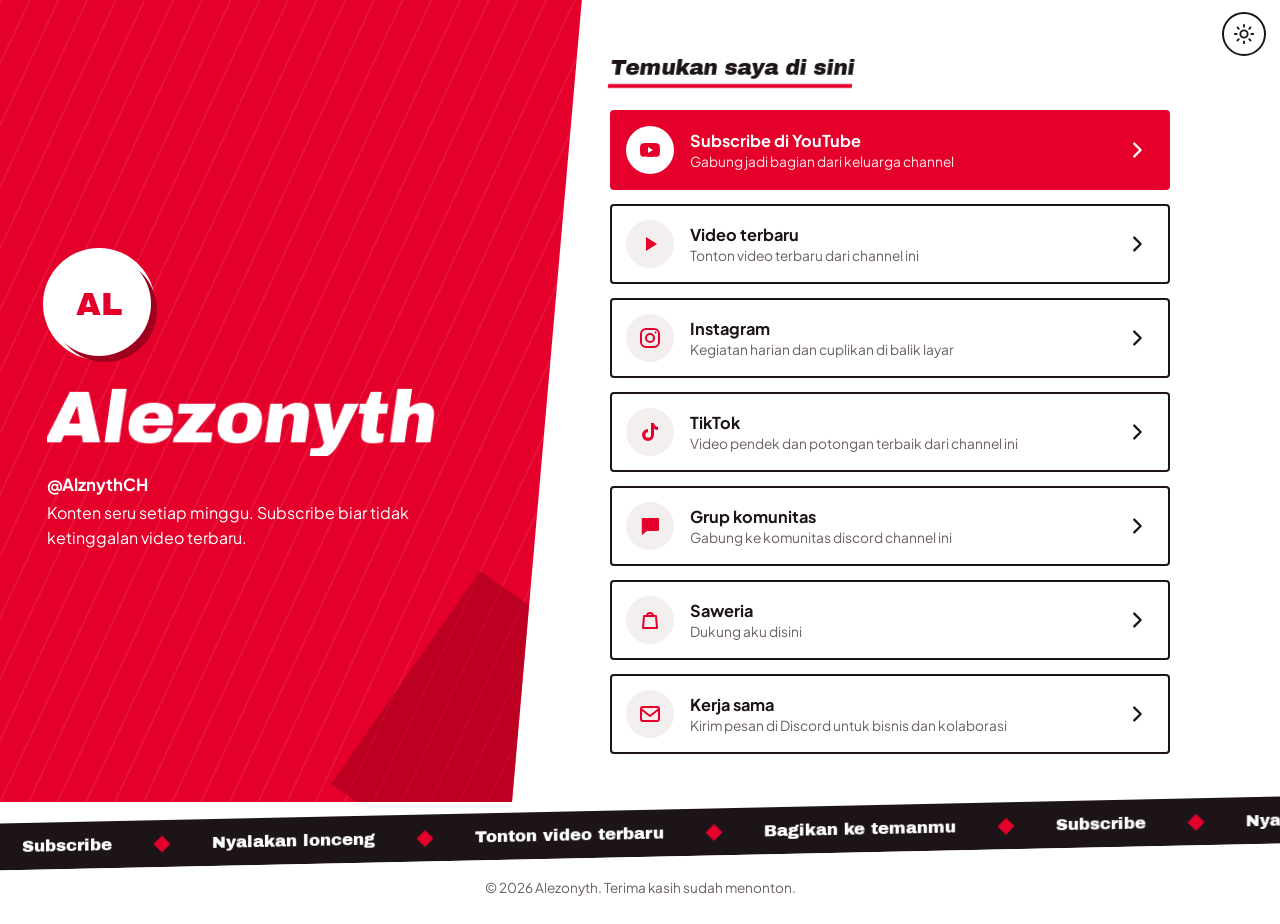
<file: index.html>
<!DOCTYPE html>
<html lang="id">
<head>
<meta charset="utf-8">
<meta name="viewport" content="width=device-width, initial-scale=1, viewport-fit=cover">
<title>Alezonyth — SUBSCRIBE</title>
<meta name="color-scheme" content="light dark">
<meta name="theme-color" content="#ffffff">
<script>
  (function () {
    var t = null;
    try { t = localStorage.getItem("theme"); } catch (e) {}
    if (t !== "light" && t !== "dark") {
      t = window.matchMedia && matchMedia("(prefers-color-scheme: dark)").matches ? "dark" : "light";
    }
    document.documentElement.setAttribute("data-theme", t);
    /* Kunci scroll selama animasi pembuka (sama dengan durasi tirai, 1,9 detik). */
    var calm = window.matchMedia && matchMedia("(prefers-reduced-motion: reduce)").matches;
    if (!calm) {
      document.documentElement.classList.add("intro");
      setTimeout(function () { document.documentElement.classList.remove("intro"); }, 1900);
    }
    var m = document.querySelector('meta[name="theme-color"]');
    if (m) m.setAttribute("content", t === "dark" ? "#150f10" : "#ffffff");
  })();
</script>
<link rel="icon" type="image/png" href="favicon.png">
<link rel="preconnect" href="https://fonts.googleapis.com">
<link rel="preconnect" href="https://fonts.gstatic.com" crossorigin>
<link href="https://fonts.googleapis.com/css2?family=Archivo+Black&family=Plus+Jakarta+Sans:wght@400;500;600;700&display=swap" rel="stylesheet">
<style>
  :root {
    --red: #e4002b;
    --red-deep: #9e001d;
    --paper: #ffffff;
    --ink: #1c1416;
    --soft: #f4efef;
    --line: #1c1416;
    --card: #ffffff;
    --muted: #6b5f62;
    --hero: #e4002b;
    --shadow: #1c1416;
    --ticker-bg: #1c1416;
    --ticker-fg: #ffffff;
    color-scheme: light;
    --display: "Archivo Black", "Arial Black", Impact, sans-serif;
    --body: "Plus Jakarta Sans", "Segoe UI", system-ui, -apple-system, sans-serif;
    box-sizing: border-box;
    padding-top: env(safe-area-inset-top, 0px);
    padding-bottom: env(safe-area-inset-bottom, 0px);
  }
  @media (prefers-color-scheme: dark) {
    :root:not([data-theme]) {
      --paper: #150f10; --ink: #f7f0f0; --soft: #261c1e; --line: #43353a;
      --card: #1e1517; --muted: #b8aaad; --hero: #c4001f; --shadow: #e4002b;
      --ticker-bg: #2a1f22; --ticker-fg: #f7f0f0; color-scheme: dark;
    }
  }
  :root[data-theme="dark"] {
    --paper: #150f10; --ink: #f7f0f0; --soft: #261c1e; --line: #43353a;
    --card: #1e1517; --muted: #b8aaad; --hero: #c4001f; --shadow: #e4002b;
    --ticker-bg: #2a1f22; --ticker-fg: #f7f0f0; color-scheme: dark;
  }
  html { scroll-padding-top: env(safe-area-inset-top, 0px); }
  html.intro, html.intro body { overflow: hidden; touch-action: none; }
  *, *::before, *::after { box-sizing: border-box; }
  body {
    margin: 0;
    min-height: 100vh;
    display: flex;
    flex-direction: column;
    background: var(--paper);
    color: var(--ink);
    transition: background-color .25s ease, color .25s ease;
    font-family: var(--body);
    -webkit-font-smoothing: antialiased;
    overflow-x: hidden;
  }
  .sr { position: absolute; width: 1px; height: 1px; overflow: hidden; clip: rect(0 0 0 0); white-space: nowrap; }


  .curtain { position: fixed; inset: 0; z-index: 50; pointer-events: none; animation: curtainGone 0s linear 1.9s forwards; }
  .curtain i { position: absolute; top: 0; bottom: 0; background: var(--red); }
  .curtain .c1 {
    left: -30%; width: 85%;
    clip-path: polygon(0 0, 100% 0, 78% 100%, 0 100%);
    animation: slideLeft .85s cubic-bezier(.77,0,.18,1) 1s forwards;
  }
  .curtain .c2 {
    right: -30%; width: 85%;
    background: var(--red-deep);
    clip-path: polygon(22% 0, 100% 0, 100% 100%, 0 100%);
    animation: slideRight .85s cubic-bezier(.77,0,.18,1) 1s forwards;
  }
  .curtain-name {
    position: absolute; inset: 0; display: grid; place-items: center;
    font-family: var(--display); color: #fff; text-align: center;
    font-size: clamp(1.6rem, 6vw, 3rem); padding: 0 24px;
    animation: nameOut .35s ease 0.85s forwards;
  }
  .curtain-name span { display: block; animation: logoIn .7s cubic-bezier(.2,1.2,.3,1) .1s both; }
  .curtain-name img {
    display: block; width: clamp(96px, 24vw, 150px); height: auto; aspect-ratio: 1; border-radius: 24%;
    box-shadow: 6px 6px 0 var(--red-deep), 0 0 0 4px #fff;
  }
  @keyframes logoIn { from { opacity: 0; transform: scale(.6) rotate(-10deg); } to { opacity: 1; transform: none; } }
  @keyframes slideLeft  { to { transform: translateX(-120%); } }
  @keyframes slideRight { to { transform: translateX(120%); } }
    @keyframes nameOut { to { opacity: 0; } }
  @keyframes curtainGone { to { visibility: hidden; } }


  .stage { flex: 1; display: grid; grid-template-columns: 1fr; }

  .hero {
    position: relative;
    background: var(--hero);
    color: #fff;
    padding: 56px 28px 96px;
    animation: heroWipe .95s cubic-bezier(.7,0,.2,1) 1.3s backwards;
    clip-path: polygon(0 0, 100% 0, 100% 92%, 0 100%);
    overflow: hidden;
  }
  .hero::before {
    content: ""; position: absolute; inset: 0; pointer-events: none;
    background: repeating-linear-gradient(115deg, rgba(255,255,255,.07) 0 2px, transparent 2px 26px);
  }
  .hero::after {
    content: ""; position: absolute; right: -60px; bottom: -80px; width: 260px; height: 260px;
    background: var(--red-deep); transform: rotate(35deg); opacity: .55; pointer-events: none;
    animation: shapeIn .9s cubic-bezier(.2,.9,.2,1) 2.2s backwards;
  }
  .hero-inner { position: relative; z-index: 1; max-width: 520px; margin: 0 auto; }

  .avatar {
    width: 104px; height: 104px; border-radius: 50%;
    background: #fff; color: var(--red);
    display: grid; place-items: center;
    font-family: var(--display); font-size: 2rem;
    box-shadow: 6px 6px 0 var(--red-deep), 0 0 0 4px #fff;
    margin-bottom: 28px;
    opacity: 0; animation: pop .6s cubic-bezier(.2,1.4,.4,1) 2.05s forwards;
  }
  @keyframes pop { from { opacity: 0; transform: scale(.6) rotate(-12deg); } to { opacity: 1; transform: none; } }
  @keyframes heroWipe { from { clip-path: polygon(0 0, 0 0, 0 100%, 0 100%); } }
  @keyframes shapeIn { from { opacity: 0; transform: translate(90px, 90px) rotate(35deg); } }

  h1 {
    margin: 0; font-family: var(--display); font-weight: 400;
    font-size: clamp(2.8rem, 12vw, 4.6rem); line-height: .92; letter-spacing: -.01em;
  }
  h1 .word { display: block; overflow: hidden; padding-bottom: .06em; }
  h1 .ch {
    display: inline-block; transform: translateY(110%) skewX(-8deg);
    animation: rise .6s cubic-bezier(.2,.9,.2,1) forwards;
    animation-delay: calc(2s + var(--i) * 38ms);
  }
  @keyframes rise { to { transform: translateY(0) skewX(-8deg); } }

  .handle { margin: 18px 0 6px; font-weight: 700; font-size: 1.05rem; opacity: 0; animation: show .5s ease 2.6s forwards; }
  .tagline { margin: 0; max-width: 34ch; line-height: 1.55; font-size: 1rem; opacity: 0; animation: show .5s ease 2.75s forwards; }
  @keyframes show { to { opacity: 1; } }

  .links { padding: 8px 20px 40px; }
  .links-inner { max-width: 520px; margin: 0 auto; }
  .links h2 {
    position: relative; display: inline-block;
    font-family: var(--display); font-weight: 400; font-size: 1.35rem; margin: 8px 0 22px; padding-bottom: 8px;
    opacity: 0; clip-path: inset(0 100% 0 0); transform: translateX(-24px) skewX(-8deg);
    animation: headingIn .75s cubic-bezier(.2,.9,.2,1) 1.75s forwards;
  }
  .links h2::after {
    content: ""; position: absolute; left: 0; bottom: 0; height: 4px; width: 100%; background: var(--red);
    transform: scaleX(0); transform-origin: left; animation: barDraw .6s cubic-bezier(.7,0,.2,1) 2.2s forwards;
  }
  @keyframes headingIn { to { opacity: 1; clip-path: inset(0 0 0 0); transform: translateX(0) skewX(-8deg); } }
  @keyframes barDraw { to { transform: scaleX(1); } }
  ul { list-style: none; margin: 0; padding: 0; display: grid; gap: 14px; }


  .item { opacity: 0; transform: translateX(46px); animation: slideIn .55s cubic-bezier(.2,.9,.2,1) forwards; animation-delay: calc(2.15s + var(--n) * 90ms); }
  @keyframes slideIn { to { opacity: 1; transform: none; } }

  .link {
    position: relative; display: grid; grid-template-columns: 48px 1fr 24px; align-items: center; gap: 16px;
    padding: 14px 18px 14px 14px; text-decoration: none; color: var(--ink);
    background: var(--card); border: 2px solid var(--line); border-radius: 4px; overflow: hidden;
    isolation: isolate; transition: color .25s ease, transform .25s ease, box-shadow .25s ease;
  }
  .link::before {
    content: ""; position: absolute; inset: 0; z-index: -1; background: var(--red);
    transform: translateX(-101%); transition: transform .35s cubic-bezier(.7,0,.2,1);
    clip-path: polygon(0 0, 100% 0, calc(100% - 22px) 100%, 0 100%);
  }
  .link:hover, .link:focus-visible { border-color: var(--red); color: #fff; transform: translate(-3px, -3px); box-shadow: 5px 5px 0 var(--shadow); }
  .link:hover::before, .link:focus-visible::before { transform: translateX(0); }
  .link:focus-visible { outline: 3px solid var(--red); outline-offset: 3px; }
  .link:active { transform: translate(0, 0); box-shadow: none; }

  .ico { width: 48px; height: 48px; display: grid; place-items: center; background: var(--soft); border-radius: 50%; color: var(--red); transition: background .25s, color .25s; }
  .link:hover .ico, .link:focus-visible .ico { background: #fff; color: var(--red); }
  .ico svg { width: 24px; height: 24px; }
  .txt strong { display: block; font-size: 1.02rem; font-weight: 700; }
  .txt span { display: block; font-size: .86rem; color: var(--muted); margin-top: 2px; transition: color .25s; }
  .link:hover .txt span, .link:focus-visible .txt span { color: rgba(255,255,255,.88); }
  .chev { width: 22px; height: 22px; transition: transform .3s cubic-bezier(.2,.9,.2,1); }
  .link:hover .chev, .link:focus-visible .chev { transform: translateX(6px); }


  .link.primary { background: var(--red); color: #fff; border-color: var(--red); }
  .link.primary .ico { background: #fff; }
  .link.primary .txt span { color: rgba(255,255,255,.9); }
  .link.primary::before { background: var(--red-deep); }
  .link.primary:hover, .link.primary:focus-visible { box-shadow: 5px 5px 0 var(--ink); }


  .ticker {
    background: var(--ticker-bg); color: var(--ticker-fg); overflow: hidden; white-space: nowrap; margin-top: 8px;
    opacity: 0; clip-path: inset(0 100% 0 0); transform: translateY(36px) skewY(-1.2deg);
    animation: tickerIn .85s cubic-bezier(.2,.9,.2,1) 2.6s forwards;
  }
  @keyframes tickerIn { to { opacity: 1; clip-path: inset(0 0 0 0); transform: translateY(0) skewY(-1.2deg); } }
  .track { display: inline-flex; padding: 14px 0; animation: marquee 28s linear infinite; }
  .track span { font-family: var(--display); font-size: 1.05rem; padding: 0 22px; display: inline-flex; align-items: center; gap: 44px; }
  .track span::after { content: ""; width: 12px; height: 12px; background: var(--red); transform: rotate(45deg); }
  @keyframes marquee { to { transform: translateX(-50%); } }

  footer {
    text-align: center; padding: 22px 20px 28px; font-size: .85rem; color: var(--muted);
    opacity: 0; animation: show .6s ease 3.3s forwards;
  }


  .theme-btn {
    position: absolute; z-index: 40; top: calc(12px + env(safe-area-inset-top, 0px)); right: 14px;
    width: 44px; height: 44px; display: grid; place-items: center; cursor: pointer; padding: 0;
    background: var(--card); color: var(--ink); border: 2px solid var(--line); border-radius: 50%;
    transition: background-color .25s, border-color .25s, transform .2s;
  }
  .theme-btn:hover { transform: scale(1.08); }
  .theme-btn:focus-visible { outline: 3px solid var(--red); outline-offset: 3px; }
  .theme-btn:active { transform: scale(.9); }
  .theme-btn svg { position: absolute; inset: 0; margin: auto; display: block; width: 22px; height: 22px; transition: transform .55s cubic-bezier(.2, .9, .2, 1), opacity .3s ease; }
  .theme-btn .sun { opacity: 1; transform: none; }
  .theme-btn .moon { opacity: 0; transform: rotate(-90deg) scale(.3); }
  :root[data-theme="dark"] .theme-btn .sun { opacity: 0; transform: rotate(90deg) scale(.3); }
  :root[data-theme="dark"] .theme-btn .moon { opacity: 1; transform: none; }
  :root:not([data-theme="dark"]) .theme-btn:hover .sun,
  :root[data-theme="dark"] .theme-btn:hover .moon { animation: spinOnce .8s cubic-bezier(.4, 0, .2, 1); }
  @keyframes spinOnce { to { transform: rotate(360deg); } }
  ::view-transition-old(root), ::view-transition-new(root) { animation: none; mix-blend-mode: normal; }

  @media (min-width: 880px) {
    .stage { grid-template-columns: 5fr 6fr; min-height: calc(100vh - 110px); }
    .hero {
      clip-path: polygon(0 0, 100% 0, 88% 100%, 0 100%);
      padding: 0 11% 0 8%; display: flex; align-items: center;
    }
    .hero-inner { margin: 0; }
    .links { display: flex; align-items: center; padding: 48px 6% 48px 4%; }
    .links-inner { width: 100%; max-width: 560px; margin: 0; }
  }


  @media (prefers-reduced-motion: reduce) {
    .curtain { display: none; }
    .avatar, .handle, .tagline, .item { animation: none; opacity: 1; transform: none; }
    .links h2 { animation: none; opacity: 1; clip-path: none; transform: skewX(-8deg); }
    .links h2::after { animation: none; transform: scaleX(1); }
    .hero, .hero::after { animation: none; }
    h1 .ch { animation: none; transform: skewX(-8deg); }
    .track { animation: none; }
    .ticker { animation: none; opacity: 1; clip-path: none; transform: skewY(-1.2deg); }
    footer { animation: none; opacity: 1; }
    .link, .link::before, .chev, body, .theme-btn, .theme-btn svg { transition: none; }
    .theme-btn svg { animation: none !important; }
  }
</style>
</head>
<body>

<div class="curtain" aria-hidden="true">
  <i class="c1"></i><i class="c2"></i>
  <div class="curtain-name"><span><img src="favicon.png" alt="" width="150" height="150"></span></div>
</div>

<button class="theme-btn" id="themeBtn" type="button" aria-label="Ganti tema terang atau gelap">
  <svg class="sun" viewBox="0 0 24 24" fill="none" stroke="currentColor" stroke-width="2" stroke-linecap="round"><circle cx="12" cy="12" r="4"/><path d="M12 2v2M12 20v2M4.9 4.9l1.4 1.4M17.7 17.7l1.4 1.4M2 12h2M20 12h2M4.9 19.1l1.4-1.4M17.7 6.3l1.4-1.4"/></svg>
  <svg class="moon" viewBox="0 0 24 24" fill="none" stroke="currentColor" stroke-width="2" stroke-linejoin="round"><g transform="translate(0.6 -0.6)"><path d="M21 12.8A9 9 0 1 1 11.2 3a7 7 0 0 0 9.8 9.8z"/></g></svg>
</button>

<main class="stage">
  <header class="hero">
    <div class="hero-inner">
      <div class="avatar" id="avatar" role="img" aria-label="Logo channel"></div>
      <h1 id="name"></h1>
      <p class="handle" id="handle"></p>
      <p class="tagline" id="tagline"></p>
    </div>
  </header>

  <section class="links" aria-labelledby="judulLink">
    <div class="links-inner">
      <h2 id="judulLink">Temukan saya di sini</h2>
      <ul id="list"></ul>
    </div>
  </section>
</main>

<div class="ticker" aria-hidden="true"><div class="track" id="track"></div></div>
<footer>© <span id="year"></span> <span id="footName"></span>. Terima kasih sudah menonton.</footer>

<script>
  var CHANNEL = {
    name: "Alezonyth",
    initials: "AL",
    handle: "@AlznythCH",
    tagline: "Konten seru setiap minggu. Subscribe biar tidak ketinggalan video terbaru.",
    ticker: ["Subscribe", "Nyalakan lonceng", "Tonton video terbaru", "Bagikan ke temanmu"],
    links: [
      { icon: "youtube",   title: "Subscribe di YouTube", desc: "Gabung jadi bagian dari keluarga channel",  url: "https://www.youtube.com/@AlznythCH", primary: true },
      { icon: "play",      title: "Video terbaru",        desc: "Tonton video terbaru dari channel ini",                 url: "https://www.youtube.com/@AlznythCH/streams" },
      { icon: "instagram", title: "Instagram",            desc: "Kegiatan harian dan cuplikan di balik layar", url: "https://instagram.com/mahnd.jpg" },
      { icon: "tiktok",    title: "TikTok",               desc: "Video pendek dan potongan terbaik dari channel ini",          url: "https://www.tiktok.com/@mahnd.mp4" },
      { icon: "chat",      title: "Grup komunitas",       desc: "Gabung ke komunitas discord channel ini",               url: "https://discord.gg/2nHmNtrQ4V" },
      { icon: "bag",       title: "Saweria",          desc: "Dukung aku disini",                      url: "https://saweria.co/AlezonythCH" },
      { icon: "mail",      title: "Kerja sama",           desc: "Kirim pesan di Discord untuk bisnis dan kolaborasi",    url: "https://discord.com/users/788048513711603733" }
    ]
  };


  var ICONS = {
    youtube: '<svg viewBox="0 0 24 24" fill="currentColor"><path d="M21.6 7.2a2.5 2.5 0 0 0-1.8-1.8C18.2 5 12 5 12 5s-6.2 0-7.8.4A2.5 2.5 0 0 0 2.4 7.2C2 8.8 2 12 2 12s0 3.2.4 4.8a2.5 2.5 0 0 0 1.8 1.8C5.8 19 12 19 12 19s6.2 0 7.8-.4a2.5 2.5 0 0 0 1.8-1.8c.4-1.6.4-4.8.4-4.8s0-3.2-.4-4.8zM10 15V9l5 3-5 3z"/></svg>',
    play: '<svg viewBox="0 0 24 24" fill="currentColor"><path d="M8 5v14l11-7z"/></svg>',
    instagram: '<svg viewBox="0 0 24 24" fill="none" stroke="currentColor" stroke-width="2"><rect x="3" y="3" width="18" height="18" rx="5"/><circle cx="12" cy="12" r="4"/><circle cx="17.5" cy="6.5" r="1" fill="currentColor" stroke="none"/></svg>',
    tiktok: '<svg viewBox="0 0 24 24" fill="currentColor"><path d="M16 3c.3 2.2 1.7 3.8 4 4v3a7 7 0 0 1-4-1.3V15a6 6 0 1 1-6-6v3.2a2.8 2.8 0 1 0 3 2.8V3h3z"/></svg>',
    chat: '<svg viewBox="0 0 24 24" fill="currentColor"><path d="M4 4h16a1 1 0 0 1 1 1v11a1 1 0 0 1-1 1H9l-4.4 3.6A.5.5 0 0 1 3.800 20V5a1 1 0 0 1 .2-1z"/></svg>',
    bag: '<svg viewBox="0 0 24 24" fill="none" stroke="currentColor" stroke-width="2" stroke-linejoin="round"><path d="M6 8h12l1 12H5L6 8z"/><path d="M9 8a3 3 0 0 1 6 0"/></svg>',
    mail: '<svg viewBox="0 0 24 24" fill="none" stroke="currentColor" stroke-width="2" stroke-linejoin="round"><rect x="3" y="5" width="18" height="14" rx="2"/><path d="M3 7l9 7 9-7"/></svg>'
  };
  var CHEVRON = '<svg class="chev" viewBox="0 0 24 24" fill="none" stroke="currentColor" stroke-width="2.5" stroke-linecap="round" stroke-linejoin="round"><path d="M9 5l7 7-7 7"/></svg>';

  document.title = CHANNEL.name + " — SUBSCRIBE";
  document.getElementById("avatar").textContent = CHANNEL.initials;
  document.getElementById("handle").textContent = CHANNEL.handle;
  document.getElementById("tagline").textContent = CHANNEL.tagline;
  document.getElementById("footName").textContent = CHANNEL.name;
  document.getElementById("year").textContent = new Date().getFullYear();

  var h1 = document.getElementById("name");
  h1.setAttribute("aria-label", CHANNEL.name);
  var idx = 0;
  CHANNEL.name.split(" ").forEach(function (w) {
    var word = document.createElement("span");
    word.className = "word";
    word.setAttribute("aria-hidden", "true");
    w.split("").forEach(function (c) {
      var s = document.createElement("span");
      s.className = "ch";
      s.style.setProperty("--i", idx++);
      s.textContent = c;
      word.appendChild(s);
    });
    h1.appendChild(word);
  });

  var list = document.getElementById("list");
  CHANNEL.links.forEach(function (l, n) {
    var li = document.createElement("li");
    li.className = "item";
    li.style.setProperty("--n", n);
    var a = document.createElement("a");
    a.className = "link" + (l.primary ? " primary" : "");
    a.href = l.url;
    if (/^https?:/.test(l.url)) { a.target = "_blank"; a.rel = "noopener noreferrer"; }
    a.innerHTML = '<span class="ico">' + (ICONS[l.icon] || ICONS.play) + '</span>' +
      '<span class="txt"><strong></strong><span></span></span>' + CHEVRON;
    a.querySelector("strong").textContent = l.title;
    a.querySelector(".txt > span").textContent = l.desc;
    li.appendChild(a);
    list.appendChild(li);
  });

  var track = document.getElementById("track");
  var group = CHANNEL.ticker.map(function (t) { return "<span>" + t + "</span>"; }).join("");
  track.innerHTML = group + group + group + group;

  var root = document.documentElement;
  var meta = document.querySelector('meta[name="theme-color"]');
  function applyTheme(t) {
    root.setAttribute("data-theme", t);
    if (meta) meta.setAttribute("content", t === "dark" ? "#150f10" : "#ffffff");
  }
  document.getElementById("themeBtn").addEventListener("click", function () {
    var next = root.getAttribute("data-theme") === "dark" ? "light" : "dark";
    try { localStorage.setItem("theme", next); } catch (e) {}
    var calm = window.matchMedia && matchMedia("(prefers-reduced-motion: reduce)").matches;
    if (!document.startViewTransition || calm) { applyTheme(next); return; }
    var r = this.getBoundingClientRect();
    var x = r.left + r.width / 2, y = r.top + r.height / 2;
    var end = Math.hypot(Math.max(x, innerWidth - x), Math.max(y, innerHeight - y));
    var vt = document.startViewTransition(function () { applyTheme(next); });
    vt.ready.then(function () {
      root.animate(
        { clipPath: ["circle(0px at " + x + "px " + y + "px)", "circle(" + end + "px at " + x + "px " + y + "px)"] },
        { duration: 650, easing: "cubic-bezier(.4, 0, .2, 1)", pseudoElement: "::view-transition-new(root)" }
      );
    });
  });
  if (window.matchMedia) {
    matchMedia("(prefers-color-scheme: dark)").addEventListener("change", function (e) {
      var saved = null;
      try { saved = localStorage.getItem("theme"); } catch (err) {}
      if (!saved) applyTheme(e.matches ? "dark" : "light");
    });
  }
</script>
</body>
</html>
</file>
